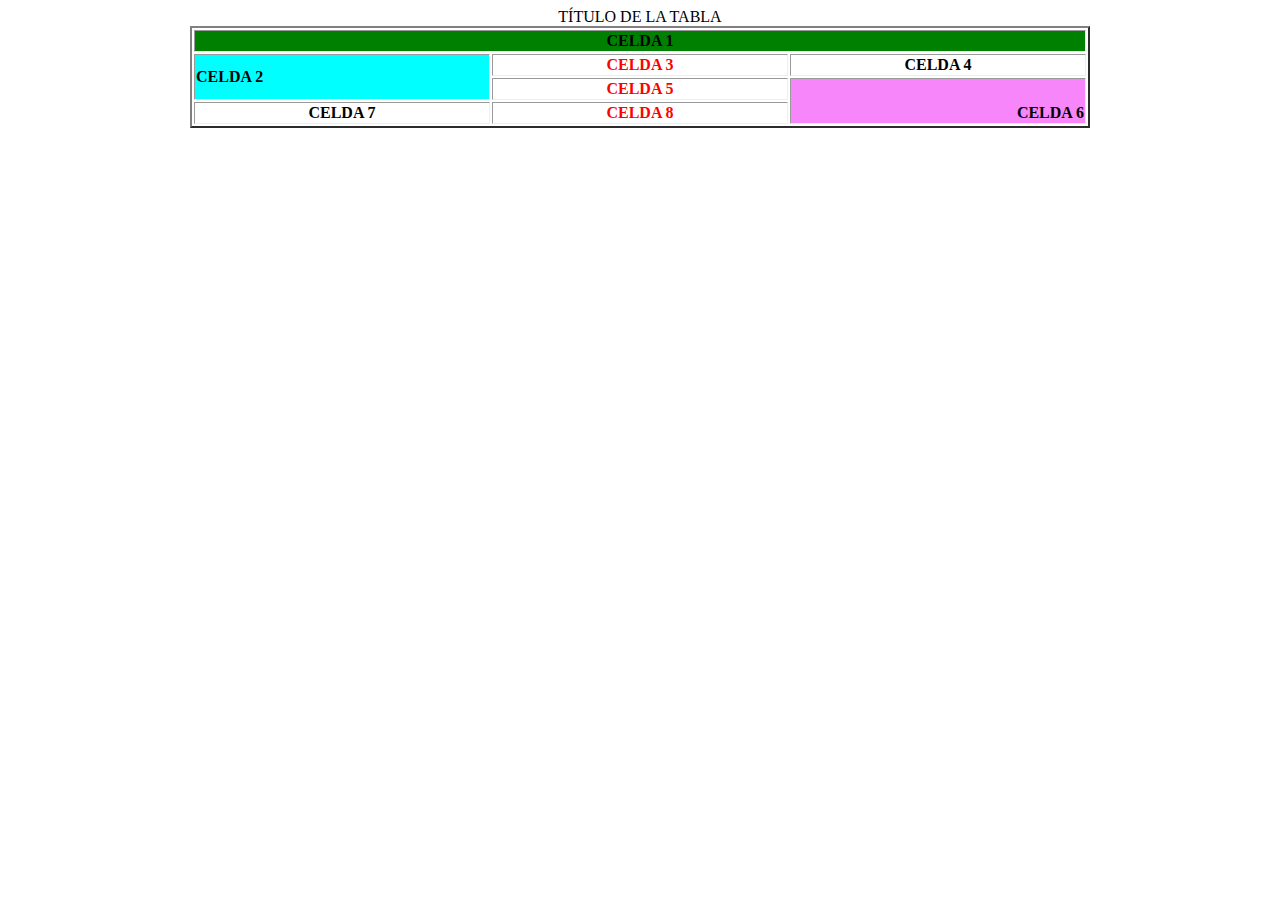
<file: Reto 13/index.html>
<!DOCTYPE html>
<html lang="es">
<head>
    <meta charset="UTF-8">
    <meta name="viewport" content="width=device-width, initial-scale=1.0">
    <title>Tabla con celdas combinadas</title>
    <link rel="stylesheet" href="./css/style.css">
</head>
<body>
    <div class="contenedor">
        <span>TÍTULO DE LA TABLA</span>
        <table>
            <tr>
                <td colspan="3" id="celda-1">CELDA 1</td>
            </tr>
            <tr>
                <td rowspan="2" id="celda-especial-izquierda">CELDA 2</td>
                <td class="celda-central">CELDA 3</td>
                <td>CELDA 4</td>
            </tr>
            <tr>
                <td class="celda-central">CELDA 5</td>
                <td rowspan="2" id="celda-especial-derecha">CELDA 6</td>
            </tr>
            <tr>
                <td>CELDA 7</td>
                <td class="celda-central">CELDA 8</td>
            </tr>
        </table>
    </div>
</body>
</html>
</file>
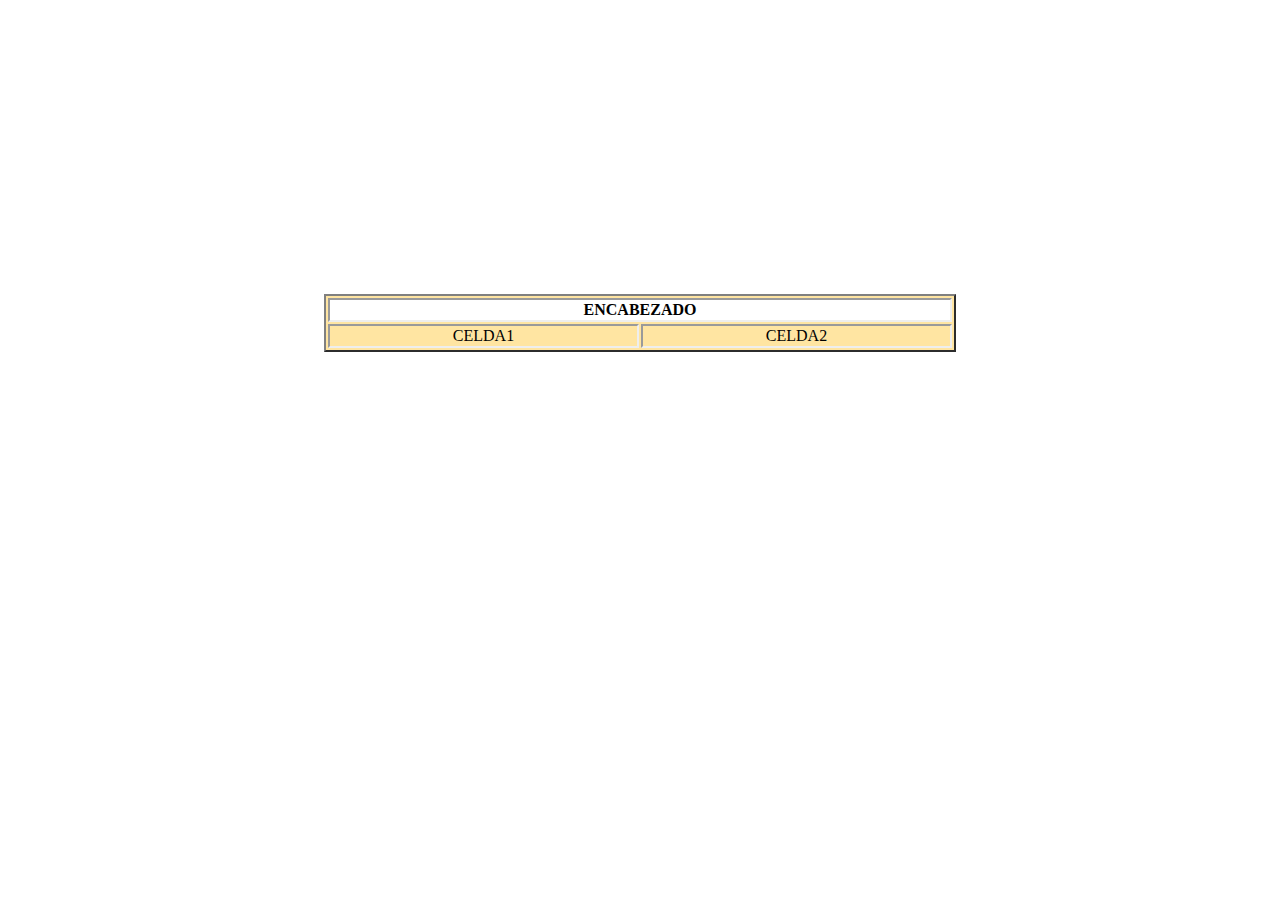
<file: Reto 14/index.html>
<!DOCTYPE html>
<html lang="es">
<head>
    <meta charset="UTF-8">
    <meta name="viewport" content="width=device-width, initial-scale=1.0">
    <title>Tabla centrada con foto de fondo</title>
    <link rel="stylesheet" href="./css/style.css">
</head>
<body>
    <div id="contenedor">
        <table>
            <tr>
                <th colspan="2">ENCABEZADO</th>
            </tr>
            <tr class="segunda-fila">
                <td>CELDA1</td>
                <td>CELDA2</td>
            </tr>
        </table>
    </div>
</body>
</html>
</file>
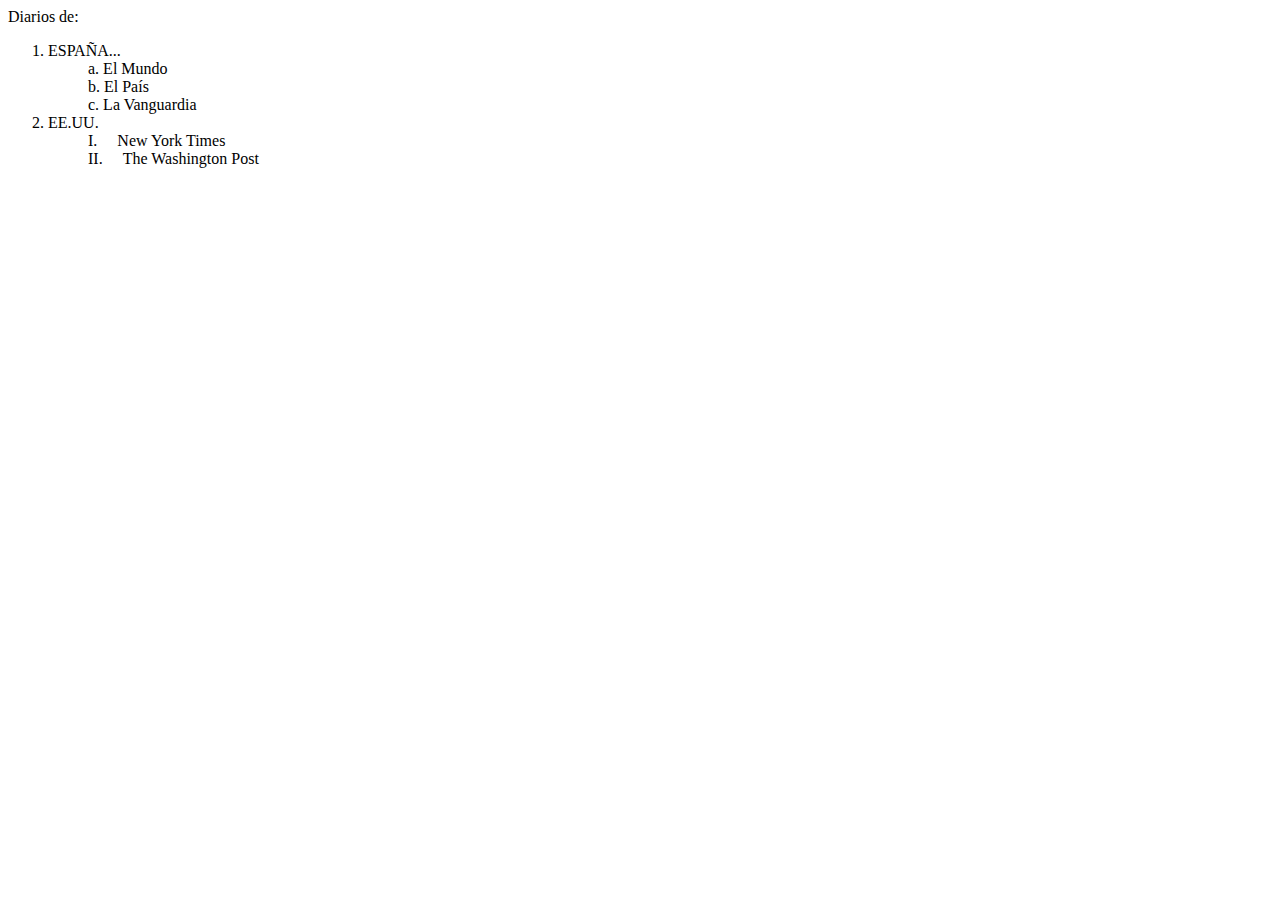
<file: Reto 15/index.html>
<!DOCTYPE html>
<html lang="es">
<head>
    <meta charset="UTF-8">
    <meta name="viewport" content="width=device-width, initial-scale=1.0">
    <title>Lista ordenada</title>
    <link rel="stylesheet" href="./css/style.css">
</head>
<body>
    Diarios de:
    <ol>
        <li>ESPAÑA...
            <ol id="periodicos-españoles">
                <li>El Mundo</li>
                <li>El País</li>
                <li>La Vanguardia</li>
            </ol>
        </li>
        <li>EE.UU.
            <ol id="periodicos-estadounidenses">
                <li><span>New York Times</span></li>
                <li><span>The Washington Post</span></li>
            </ol>
        </li>
    </ol>
</body>
</html>
</file>
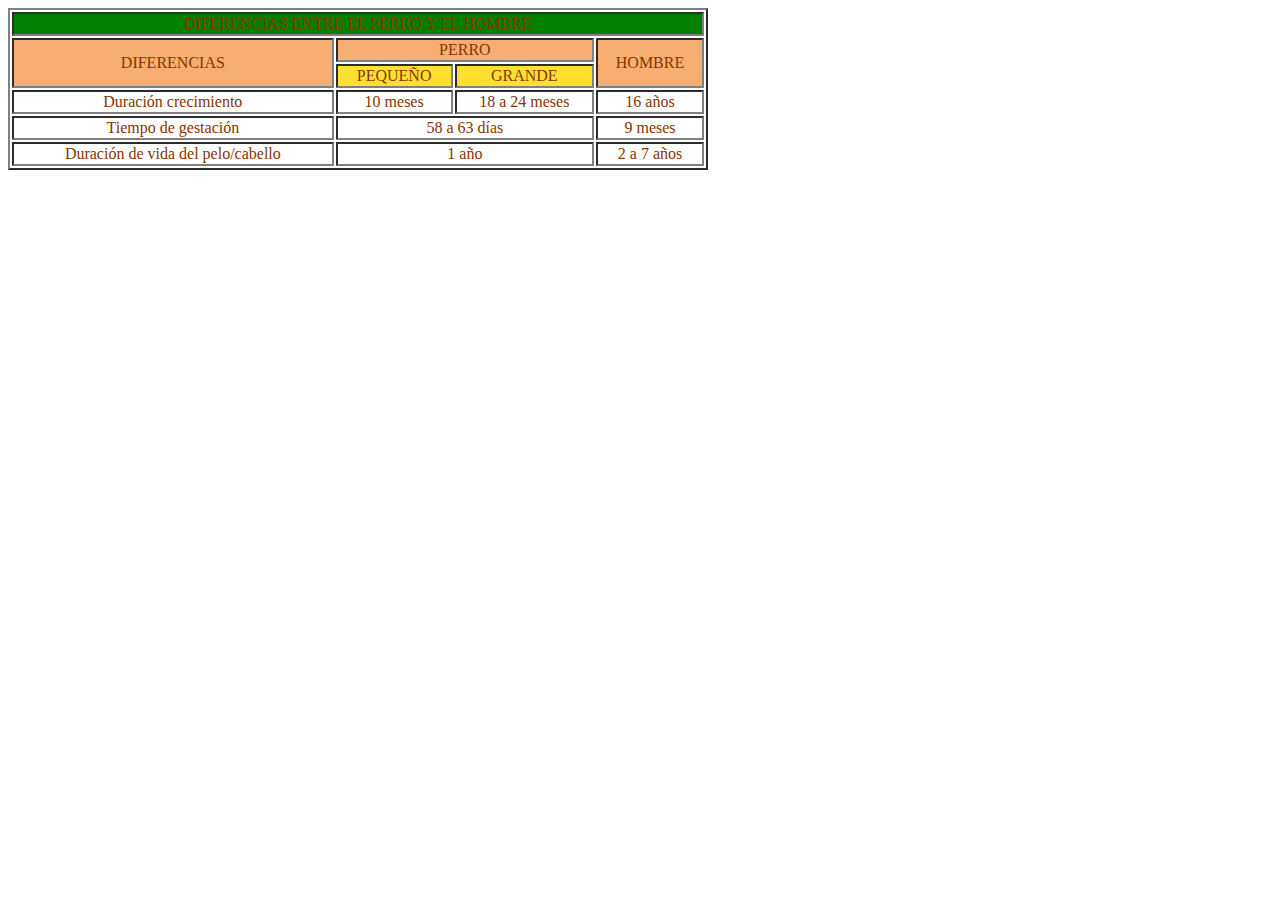
<file: Reto 16/index.html>
<!DOCTYPE html>
<html lang="es">
<head>
    <meta charset="UTF-8">
    <meta name="viewport" content="width=device-width, initial-scale=1.0">
    <title>Tabla de perros y personas</title>
    <link rel="stylesheet" href="./css/style.css">
</head>
<body>
    <table>
        <tr>
            <th colspan="4">DIFERENCIAS ENTRE EL PERRO Y EL HOMBRE</th>
        </tr>
        <tr id="titulos">
            <td rowspan="2">DIFERENCIAS</td>
            <td colspan="2">PERRO</td>
            <td rowspan="2">HOMBRE</td>
        </tr>
        <tr id="tamaños">
            <td>PEQUEÑO</td>
            <td>GRANDE</td>
        </tr>
        <tr>
            <td>Duración crecimiento</td>
            <td>10 meses</td>
            <td>18 a 24 meses</td>
            <td>16 años</td>
        </tr>
        <tr>
            <td>Tiempo de gestación</td>
            <td colspan="2">58 a 63 días</td>
            <td>9 meses</td>
        </tr>
        <tr>
            <td>Duración de vida del pelo/cabello</td>
            <td colspan="2">1 año</td>
            <td>2 a 7 años</td>
        </tr>
    </table>
</body>
</html>
</file>
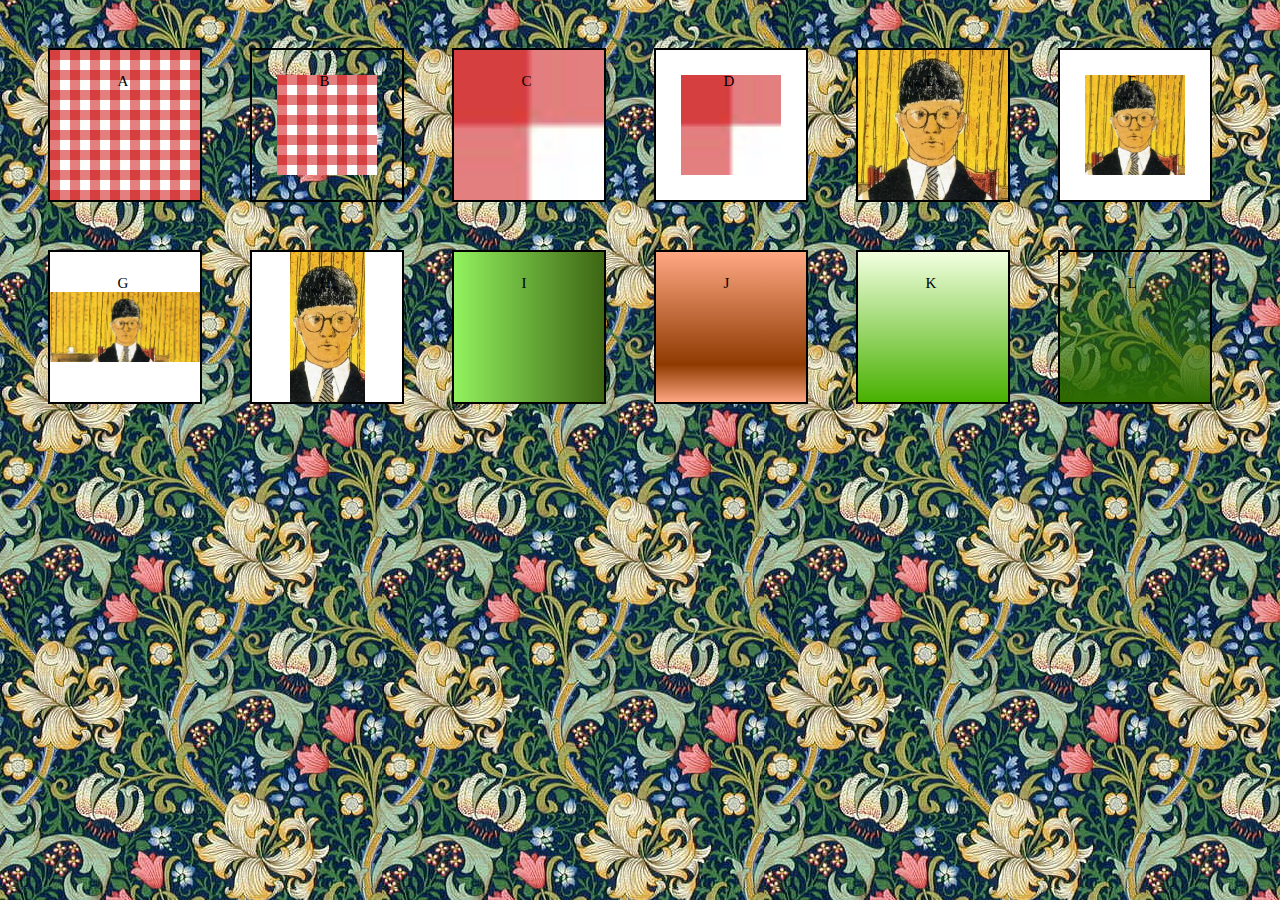
<file: Reto 17/index.html>
<!DOCTYPE html>
<html lang="es">
<head>
    <meta charset="UTF-8">
    <meta name="viewport" content="width=device-width, initial-scale=1.0">
    <title>Mosaico de fotos</title>
    <link rel="stylesheet" href="./css/style.css">
</head>
<body>
    <div id="contenedor">
        <div id="imagen1" class="caja-imagen"><p class="letra">A</p></div>
        <div id="contenedor-imagen-2" class="caja-imagen">
            <p class="letra">B</p>
            <div id="imagen2"></div>
        </div>
        <div id="imagen3" class="caja-imagen"><p class="letra">C</p></div>
        <div id="contenedor-imagen-4" class="caja-imagen">
            <p class="letra">D</p>
            <div id="imagen4"></div>
        </div>
        <div id="imagen5" class="caja-imagen"><p class="letra">E</p></div>
        <div id="contenedor-imagen-6" class="caja-imagen">
            <p class="letra">F</p>
            <div id="imagen6"></div>
        </div>
        <div id="imagen7" class="caja-imagen"><p class="letra">G</p><img src="./img/dh_2.jpg" alt=""></div>
        <div id="imagen8" class="caja-imagen"><p class="letra">H</p><img src="./img/dh_3.jpg" alt=""></div>
        <div id="imagen9" class="caja-imagen"><p class="letra">I</p></div>        
        <div id="imagen10" class="caja-imagen"><p class="letra">J</p></div>
        <div id="imagen11" class="caja-imagen"><p class="letra">K</p></div>
        <div id="imagen12" class="caja-imagen"><p class="letra">L</p></div>
    </div>
</body>
</html>
</file>
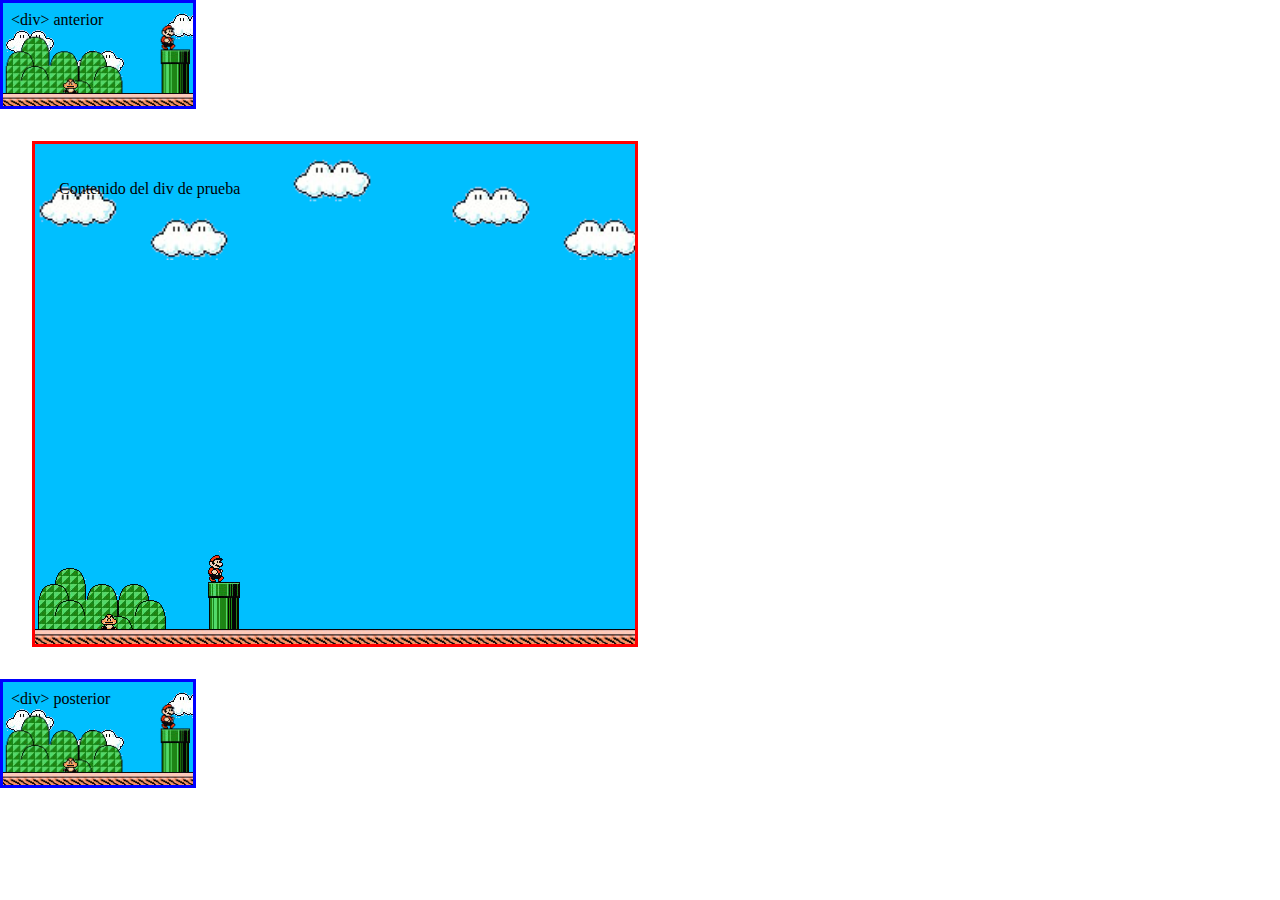
<file: Reto 18/index.html>
<!DOCTYPE html>
<html lang="es">
<head>
    <meta charset="UTF-8">
    <meta http-equiv="X-UA-Compatible" content="IE=edge">
    <meta name="viewport" content="width=device-width, initial-scale=1.0">
    <title>Supermario</title>
    <link rel="stylesheet" href="./css/style.css">
</head>
<body>
    <div id="div1" class="divPq">
        <p>&ltdiv&gt anterior</p>
        <div class="divPq_Mario"></div>
        <div class="divPq_suelo"></div>
    </div>
    <div class="divGr">
        <p>Contenido del div de prueba</p>
        <div class="divGr_cielo"></div>
        <div class="divGr_Mario"></div>
        <div class="divGr_suelo"></div>
    </div>
    <div id="div3" class="divPq">
        <p>&ltdiv&gt posterior</p>
        <div class="divPq_Mario"></div>
        <div class="divPq_suelo"></div>
    </div>
</body>
</html>
</file>
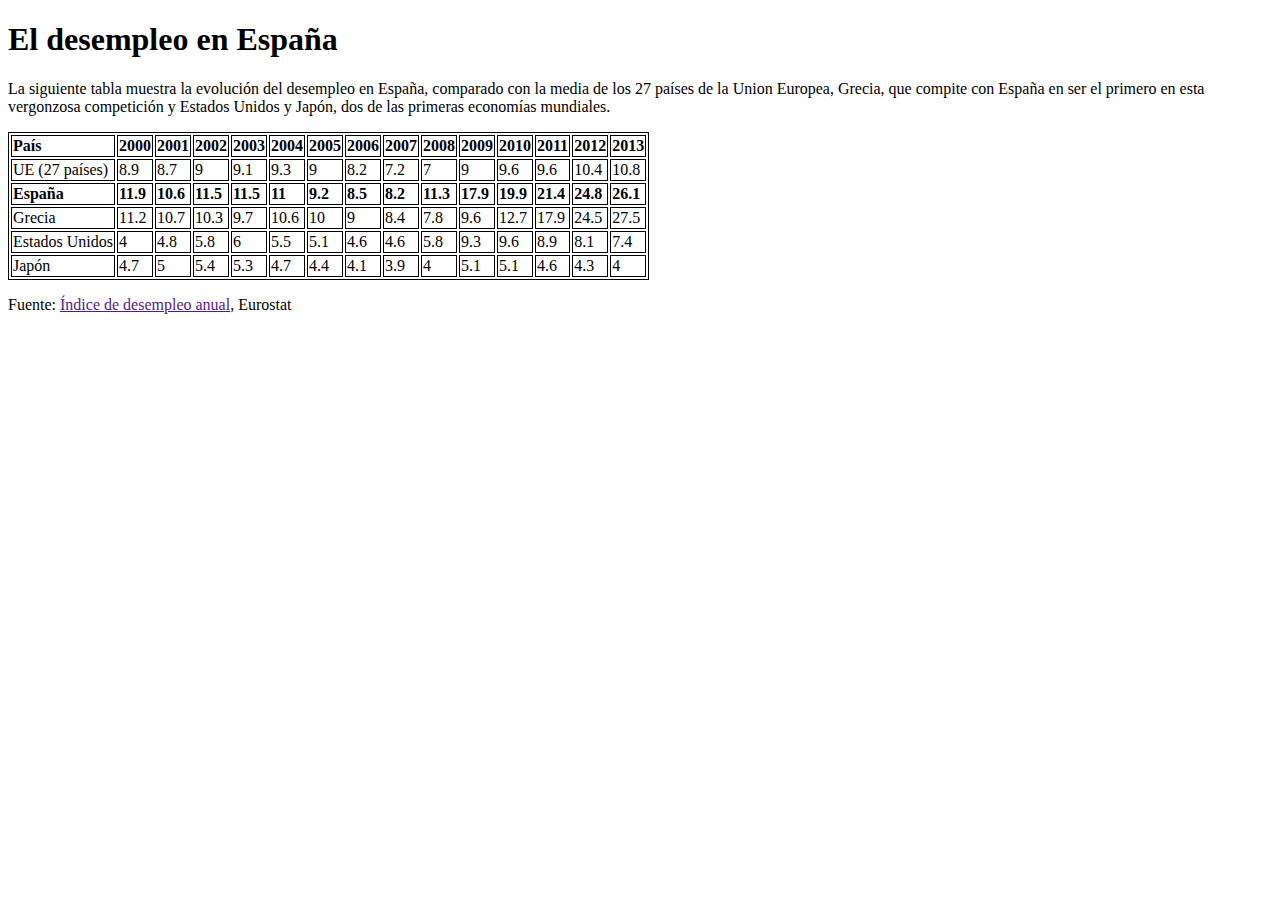
<file: Reto 19/index.html>
<!DOCTYPE html>
<html lang="es">
<head>
    <meta charset="UTF-8">
    <meta http-equiv="X-UA-Compatible" content="IE=edge">
    <meta name="viewport" content="width=device-width, initial-scale=1.0">
    <title>Tabla de desempleo</title>
    <link rel="stylesheet" href="./css/style.css">
</head>
<body>
    <h1>El desempleo en España</h1>
    <p>La siguiente tabla muestra la evolución del desempleo en España, comparado con la media de los 27 países de la Union Europea, 
        Grecia, que compite con España en ser el primero en esta vergonzosa competición y Estados Unidos y Japón, dos de las primeras 
        economías mundiales.</p>
    <table>
        <tr class="important">
            <td class="center">País</td>
            <td>2000</td>
            <td>2001</td>
            <td>2002</td>
            <td>2003</td>
            <td>2004</td>
            <td>2005</td>
            <td>2006</td>
            <td>2007</td>
            <td>2008</td>
            <td>2009</td>
            <td>2010</td>
            <td>2011</td>
            <td>2012</td>
            <td>2013</td>
        </tr>
        <tr>
            <td>UE (27 países)</td>
            <td>8.9</td>
            <td>8.7</td>
            <td>9</td>
            <td>9.1</td>
            <td>9.3</td>
            <td>9</td>
            <td>8.2</td>
            <td>7.2</td>
            <td>7</td>
            <td>9</td>
            <td>9.6</td>
            <td>9.6</td>
            <td>10.4</td>
            <td>10.8</td>
        </tr>
        <tr class="important">
            <td>España</td>
            <td>11.9</td>
            <td>10.6</td>
            <td>11.5</td>
            <td>11.5</td>
            <td>11</td>
            <td>9.2</td>
            <td>8.5</td>
            <td>8.2</td>
            <td>11.3</td>
            <td>17.9</td>
            <td>19.9</td>
            <td>21.4</td>
            <td>24.8</td>
            <td>26.1</td>
        </tr>
        <tr>
            <td>Grecia</td>
            <td>11.2</td>
            <td>10.7</td>
            <td>10.3</td>
            <td>9.7</td>
            <td>10.6</td>
            <td>10</td>
            <td>9</td>
            <td>8.4</td>
            <td>7.8</td>
            <td>9.6</td>
            <td>12.7</td>
            <td>17.9</td>
            <td>24.5</td>
            <td>27.5</td>
        </tr>
        <tr>
            <td>Estados Unidos</td>
            <td>4</td>
            <td>4.8</td>
            <td>5.8</td>
            <td>6</td>
            <td>5.5</td>
            <td>5.1</td>
            <td>4.6</td>
            <td>4.6</td>
            <td>5.8</td>
            <td>9.3</td>
            <td>9.6</td>
            <td>8.9</td>
            <td>8.1</td>
            <td>7.4</td>
        </tr>
        <tr>
            <td>Japón</td>
            <td>4.7</td>
            <td>5</td>
            <td>5.4</td>
            <td>5.3</td>
            <td>4.7</td>
            <td>4.4</td>
            <td>4.1</td>
            <td>3.9</td>
            <td>4</td>
            <td>5.1</td>
            <td>5.1</td>
            <td>4.6</td>
            <td>4.3</td>
            <td>4</td>
        </tr>
    </table>
    <p>
        Fuente: <a href="">Índice de desempleo anual</a>, Eurostat
    </p>
</body>
</html>
</file>
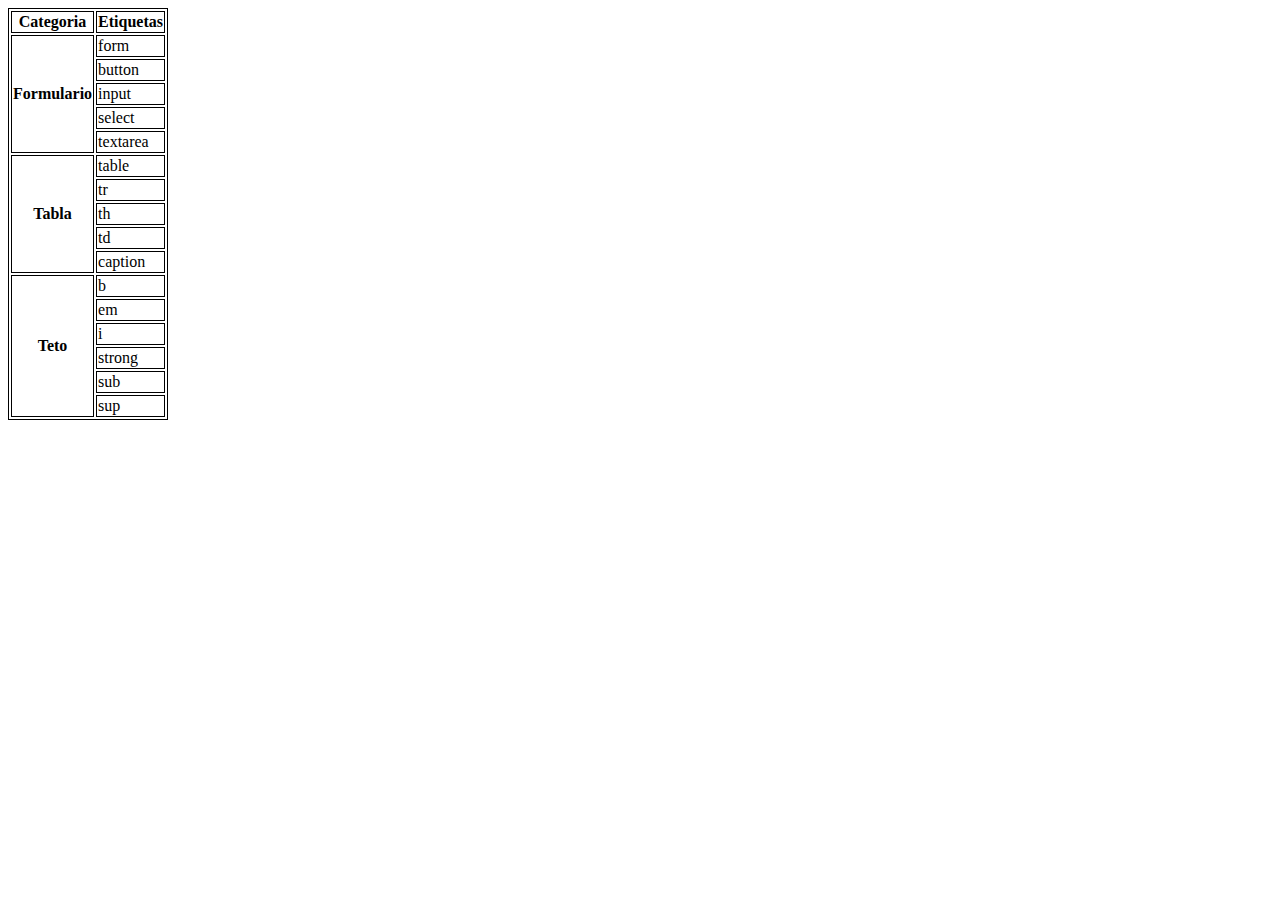
<file: Reto 20/index.html>
<!DOCTYPE html>
<html lang="en">
<head>
    <meta charset="UTF-8">
    <meta http-equiv="X-UA-Compatible" content="IE=edge">
    <meta name="viewport" content="width=device-width, initial-scale=1.0">
    <title>Tabla con etiquetas</title>
    <link rel="stylesheet" href="./css/style.css">
</head>
<body>
    <table>
        <tr class="important">
            <td>Categoria</td>
            <td>Etiquetas</td>
        </tr>
        <tr>
            <td rowspan="5" class="important">Formulario</td>
            <td>form</td>
        </tr>
        <tr>
            <td>button</td>
        </tr>
        <tr>
            <td>input</td>
        </tr>
        <tr>
            <td>select</td>
        </tr>
        <tr>
            <td>textarea</td>
        </tr>
        <tr>
            <td rowspan="5" class="important">Tabla</td>
            <td>table</td>
        </tr>
        <tr>
            <td>tr</td>
        </tr>
        <tr>
            <td>th</td>
        </tr>
        <tr>
            <td>td</td>
        </tr>
        <tr>
            <td>caption</td>
        </tr>
        <tr>
            <td rowspan="6" class="important">Teto</td>
            <td>b</td>
        </tr>
        <tr>
            <td>em</td>
        </tr>
        <tr>
            <td>i</td>
        </tr>
        <tr>
            <td>strong</td>
        </tr>
        <tr>
            <td>sub</td>
        </tr>
        <tr>
            <td>sup</td>
        </tr>
    </table>
</body>
</html>
</file>
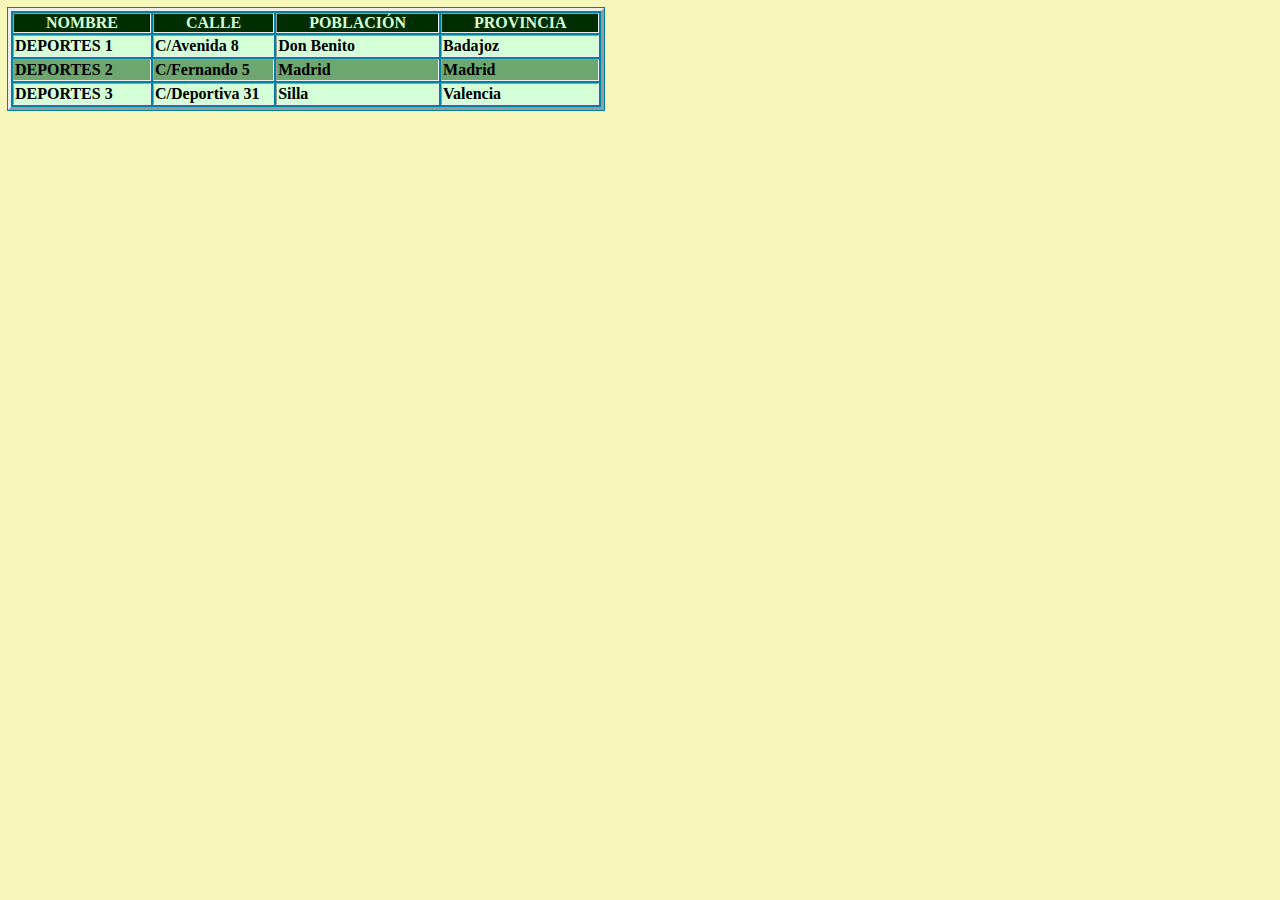
<file: Reto 11/deportes/donde.html>
<!DOCTYPE html>
<html lang="es">
<head>
    <meta charset="UTF-8">
    <meta name="viewport" content="width=device-width, initial-scale=1.0">
    <title>Tabla de centros</title>
    <link rel="stylesheet" href="./css/style.css">
</head>
<body>
    <table class="contenido">
            <tr class="titulo">
                <td>NOMBRE</td>
                <td>CALLE</td>
                <td>POBLACIÓN</td>
                <td>PROVINCIA</td>
            </tr>
            <tr class="impar">
                <td>DEPORTES 1</td>
                <td>C/Avenida 8</td>
                <td>Don Benito</td>
                <td>Badajoz</td>
            </tr>
            <tr class="par">
                <td>DEPORTES 2</td>
                <td>C/Fernando 5</td>
                <td>Madrid</td>
                <td>Madrid</td>
            </tr>
            <tr class="impar">
                <td>DEPORTES 3</td>
                <td>C/Deportiva 31</td>
                <td>Silla</td>
                <td>Valencia</td>
            </tr>
    </table>
</body>
</html>
</file>
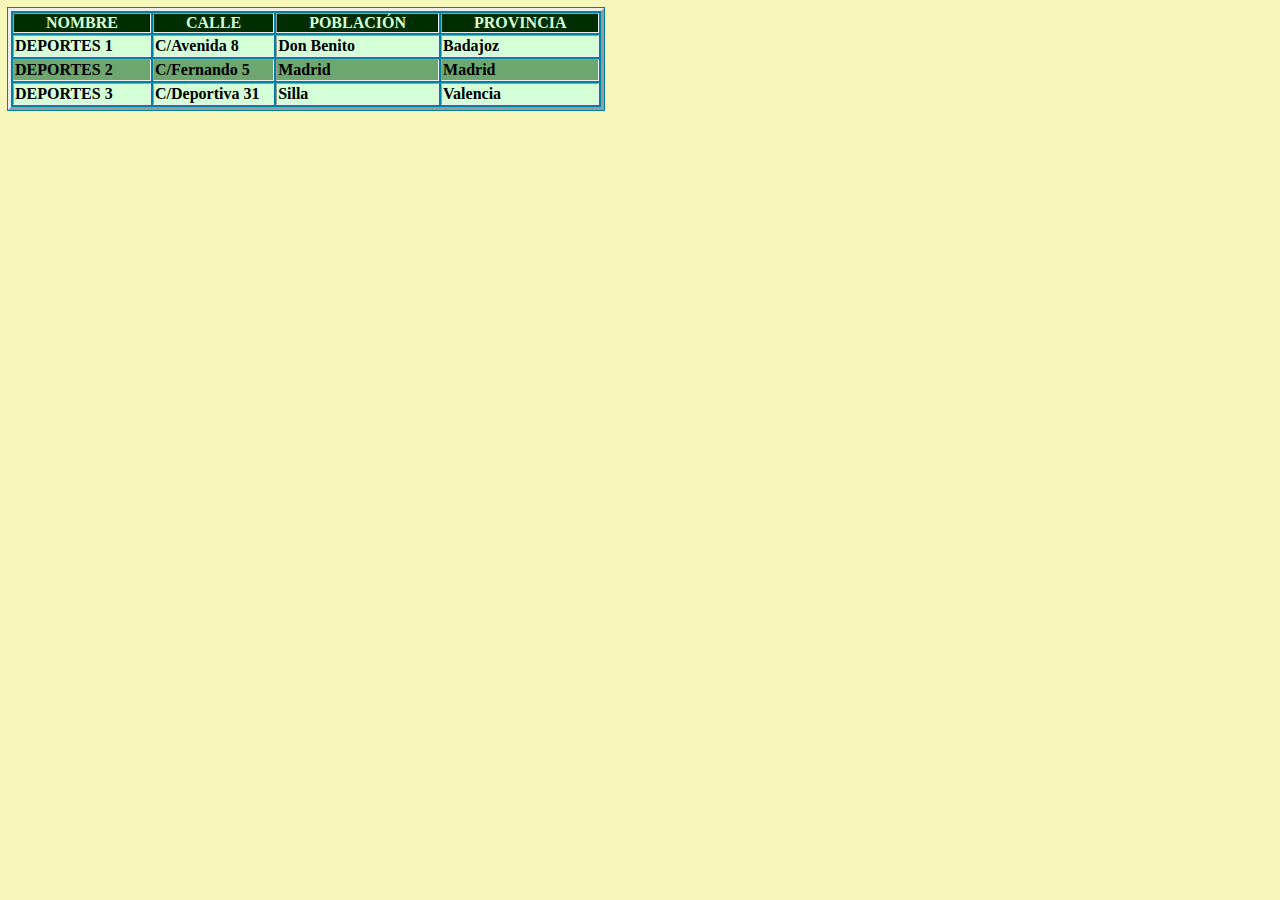
<file: Reto 11/deportes/donde2.html>
<!DOCTYPE html>
<html lang="es">
<head>
    <meta charset="UTF-8">
    <meta name="viewport" content="width=device-width, initial-scale=1.0">
    <title>Tabla de centros</title>
    <link rel="stylesheet" href="./css/style.css">
</head>
<body>
    <table class="contenido">
        <thead>
            <tr class="titulo">
                <th>NOMBRE</th>
                <th>CALLE</th>
                <th>POBLACIÓN</th>
                <th>PROVINCIA</th>
            </tr>
        </thead>
            <tr class="impar">
                <td>DEPORTES 1</td>
                <td>C/Avenida 8</td>
                <td>Don Benito</td>
                <td>Badajoz</td>
            </tr>
            <tr class="par">
                <td>DEPORTES 2</td>
                <td>C/Fernando 5</td>
                <td>Madrid</td>
                <td>Madrid</td>
            </tr>
            <tr class="impar">
                <td>DEPORTES 3</td>
                <td>C/Deportiva 31</td>
                <td>Silla</td>
                <td>Valencia</td>
            </tr>
    </table>
</body>
</html>
</file>
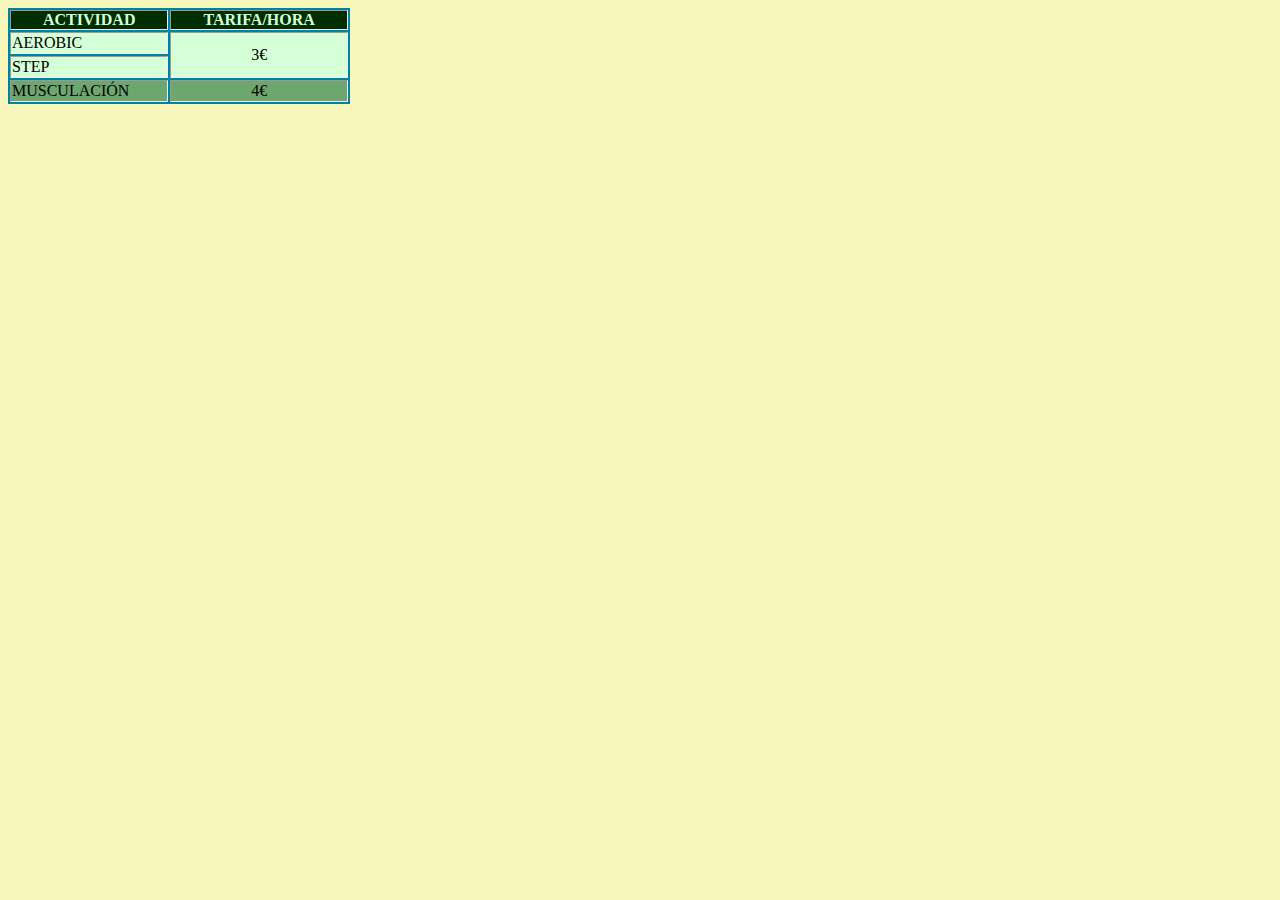
<file: Reto 12/deportes/instalaciones.html>
<!DOCTYPE html>
<html lang="es">
<head>
    <meta charset="UTF-8">
    <meta name="viewport" content="width=device-width, initial-scale=1.0">
    <title>Tabla de actividades</title>
    <link rel="stylesheet" href="./css/style.css">
</head>
<body>
    <table>
        <thead>
            <tr class="titulo">
                <th>ACTIVIDAD</th>
                <th>TARIFA/HORA</th>
            </tr>
        </thead>
        <tr class="impar">
            <td>AEROBIC</td>
            <td rowspan="2" class="precio">3€</td>
        </tr>
        <tr class="impar">
            <td>STEP</td>
        </tr>
        <tr class="par">
            <td>MUSCULACIÓN</td>
            <td class="precio">4€</td>
        </tr>
    </table>
</body>
</html>
</file>
<file: Reto 13/css/style.css>
.contenedor{
    display: flex;
    flex-direction: column;
    align-items: center;
}
table{
    width: 900px;
    font-weight: bold;
    border: 2px outset grey;
}
td{
    border: 1px inset;
    text-align: center;
}
.celda-central{
    color: red;
}
#celda-1{
    background-color: green;
}
#celda-especial-izquierda{
    text-align: left;
    background-color:cyan;
}

#celda-especial-derecha{
    background-color:rgba(242, 79, 248, 0.685);
    text-align:right;
    vertical-align: bottom;
}
</file>
<file: Reto 14/css/style.css>
body{
    background-image: url("https://dam.ngenespanol.com/wp-content/uploads/2021/02/ping%C3%BCno-amarillo-%C3%BAnico.jpg");
    background-repeat: no-repeat;
    background-position: top center;
}
#contenedor{
    width: 100%;
    height: 70vh;
    display: flex;
    flex-direction: column;
    align-items: center;
    justify-content: center;
}
table{
    width: 50%;
    text-align: center;
    background-color: rgb(255, 229, 162);
    border: 2px outset grey;
}
td, th{
    border: 2px inset;
}
th{
    background-color: white;
}
</file>
<file: Reto 15/css/style.css>
#periodicos-españoles{
    list-style-type: lower-alpha;
    list-style-position: inside;
}
#periodicos-estadounidenses{
    list-style-type: upper-roman;
    list-style-position: inside;
}
#periodicos-estadounidenses span{
    padding-left: 1em;
}
</file>
<file: Reto 16/css/style.css>
table{
    background-image: url("https://previews.123rf.com/images/nalinn/nalinn1504/nalinn150401333/38908448-impresiones-de-la-pata-del-perro-sin-patr%C3%B3n-con-huellas-de-patas-de-color-marr%C3%B3n.jpg");
    text-align: center;
    color: rgb(134, 54, 0);
    width: 700px;
    border: 2px outset grey;
}
td, th{
    border: 2px inset grey;
}
th{
    font-weight: normal;
    background-color: green;
}
#titulos{
    background-color:rgb(247, 174, 114);
}
#tamaños{
    background-color: rgb(255, 224, 49)
}
</file>
<file: Reto 17/css/style.css>
*{
    padding:0;
    margin: 0;
}
body{
    background-image: url("../img/ac.jpg");
}
#contenedor{
    display: flex;
    flex-direction: row;
    flex-wrap: wrap;
}
.caja-imagen{
    margin: 3em 0 0 3em;
    width: 150px;
    height: 150px;
    border: 2px solid black;
    text-align: center;
    position:relative
}
.letra{
    font-size: 15px;
    position: absolute;
    top:15%;
    left: 45%;
    z-index:3;
}
#imagen1{
    background-image: url("../img/back_mantel.jpg");
}
#contenedor-imagen-2{
    display: flex;
    flex-direction: column;
    align-items: center;
    justify-content: center;
}
#imagen2{
    background-image: url("../img/back_mantel.jpg");
    width: 100px;
    height: 100px;
    margin:0;
}
#imagen3{
    background-image: url("../img/back_mantel.jpg");
    background-repeat: no-repeat;
    background-size: cover;
}
#contenedor-imagen-4{
    display: flex;
    flex-direction: column;
    align-items: center;
    justify-content: center;
    background-color: white;
}
#imagen4{
    background-image: url("../img/back_mantel.jpg");
    background-repeat: no-repeat;
    background-size: cover;
    width: 100px;
    height: 100px;
    margin:0;
}
#imagen5{
    background-image: url("../img/dh.jpg");
    background-size: cover;
}
#contenedor-imagen-6{
    display: flex;
    flex-direction: column;
    align-items: center;
    justify-content: center;
    background-color: white;
}
#imagen6{
    background-image: url("../img/dh.jpg");
    background-size: cover;
    width: 100px;
    height: 100px;
    margin:0;
}
#imagen7{
    background-color: white;
    display: flex;
    flex-direction: column;
    justify-content: center;
}
#imagen7 img{
    width: 100%;
}
#imagen8{
    background-color: white;
    text-align: center;
}
#imagen8 img{
    width: 50%;
    height: 100%;
}
#imagen9{
    background: linear-gradient(90deg, rgba(146,242,94,1) 0%, rgba(61,101,20,1) 100%);
}
#imagen10{
    background: linear-gradient(180deg, rgba(255,168,131,1) 0%, rgba(142,58,1,1) 75%, rgba(255,168,131,1) 100%);
}
#imagen11{
    background: linear-gradient(180deg, rgba(242,255,223,1) 0%, rgba(72,176,0,1) 100%);
}
#imagen12{
    background: linear-gradient(180deg, rgba(242,255,223,0) 0%, rgb(45, 107, 0) 100%);
}
</file>
<file: Reto 18/css/style.css>
*{
    padding: 0;
    margin: 0;
}
/*DIV PEQUEÑOS*/
.divPq{
    padding-top: 0.2em;
    background-image: url("../img/f03.png");
    background-repeat: no-repeat;
    background-color:deepskyblue;
    border: 3px solid blue;
    width: 190px;
    height: 100px;
    display: flex;
    flex-direction: column;
    justify-content: flex-end;
    position: relative;
}
.divPq p{
    position: absolute;
    top:0.5em;
    left: 0.5em;
}
.divPq_Mario{
    position: absolute;
    bottom: 0;
    width: 100%;
    height: 100%;
    background-image: url("../img/f02.png");
    background-size: cover;
    background-repeat: no-repeat;
}
.divPq_suelo{
    position: absolute;
    bottom: 0;
    width: 100%;
    height: 13px;
    background-image: url("../img/f01.png");
    background-repeat: repeat-x;
    background-size: contain;
}
/*DIV GRANDE*/
.divGr{
    margin: 2em 0 2em 2em;
    border: 3px solid red;
    background-color:deepskyblue;
    width: 600px;
    height: 500px;
    display: flex;
    flex-direction: column;
    justify-content: flex-end;
    position:relative;
}
.divGr p{
    position: absolute;
    top:2.25em;
    left: 1.5em;
}
.divGr_cielo{
    height: 30%;
    background-size: contain;
    background-image: url("../img/f03.png");
}
.divGr_Mario{
    height: 100%;
    display: flex;
    flex-direction: column;
    justify-content:end;
    background-image: url("../img/f02.png");
    background-repeat: no-repeat;
    background-position-y: bottom;
}
.divGr_suelo{
    position: absolute;
    bottom: 0;
    width: 100%;
    height: 15px;
    background-color:palegreen;
    background-image: url("../img/f01.png");
    background-repeat: repeat-x;
    background-size: contain;
    z-index: 3;
}
</file>
<file: Reto 19/css/style.css>
table{
    border:1px solid;
}
td{
    border:1px solid;
}
.important{
    font-weight: bold;
}
</file>
<file: Reto 20/css/style.css>
table{
    border: 1px solid;
}
td{
    border: 1px solid;
}
.important{
    font-weight: bold;
    text-align: center;
}
</file>
<file: Reto 11/deportes/css/style.css>
:root{
    --borde: rgb(0, 131, 163);
}
body{
    background-color: #f8f7bb;
}
.contenido{
    font-weight: bold;
    border: 3px outset; 
    outline: 1px solid var(--borde);
}
td, th{
    border: 1px inset; 
    outline: 2px solid var(--borde);
}
.titulo{
    background-color: #002E01;
    color: #D5FFD6;
    text-align: center;
}
.titulo td, th{
    padding: 0 2em;
}
.impar{
    background-color: #D5FFD6;
}
.par{
    background-color: #6EA66F;
}
</file>
<file: Reto 12/deportes/css/style.css>
:root{
    --borde: rgb(0, 131, 163);
}
body{
    background-color: #f8f7bb;
}
.contenido{
    font-weight: bold;
    border: 3px outset; 
    outline: 1px solid var(--borde);
}
td, th{
    border: 1px inset; 
    outline: 2px solid var(--borde);
}
.titulo{
    background-color: #002E01;
    color: #D5FFD6;
    text-align: center;
}
.titulo td, th{
    padding: 0 2em;
}
.impar{
    background-color: #D5FFD6;
}
.par{
    background-color: #6EA66F;
}
.precio{
    text-align: center;
}
</file>
